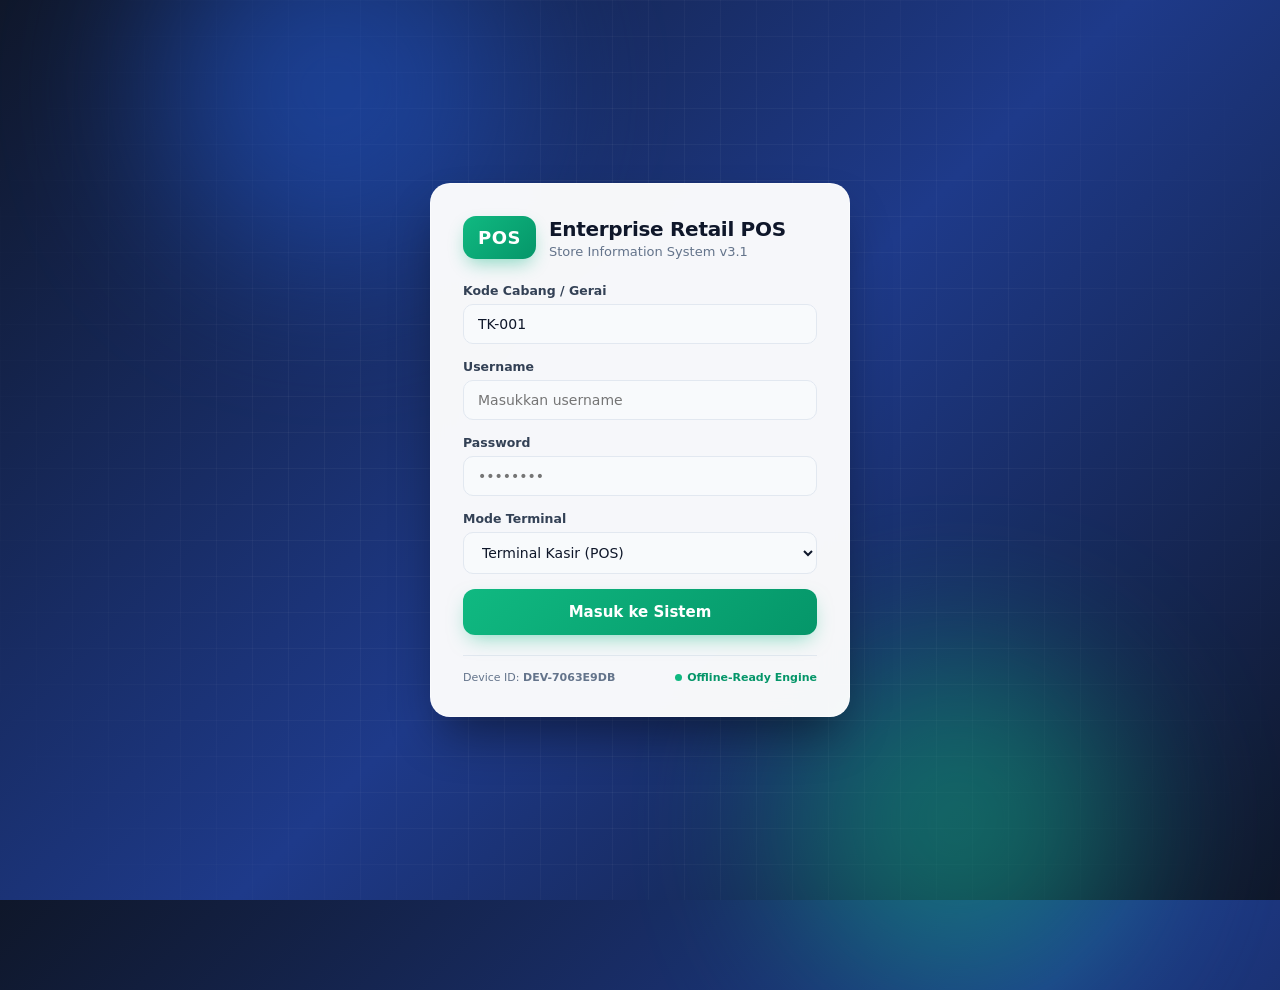
<file: index.html>
<!DOCTYPE html>
<html lang="id">
<head>
  <meta charset="UTF-8">
  <title>Danish POS & SISv1.0</title>
  <script>
    const session = JSON.parse(localStorage.getItem('POS_SESSION') || 'null');
    if (session && session.token) {
      window.location.replace(session.user.role === 'Kasir' ? 'kasir.html' : 'admin.html');
    } else {
      window.location.replace('login.html');
    }
  </script>
</head>
<body>
  <p style="font-family:sans-serif; padding:20px;">Mengarahkan ke halaman login...</p>
</body>
</html>
</file>
